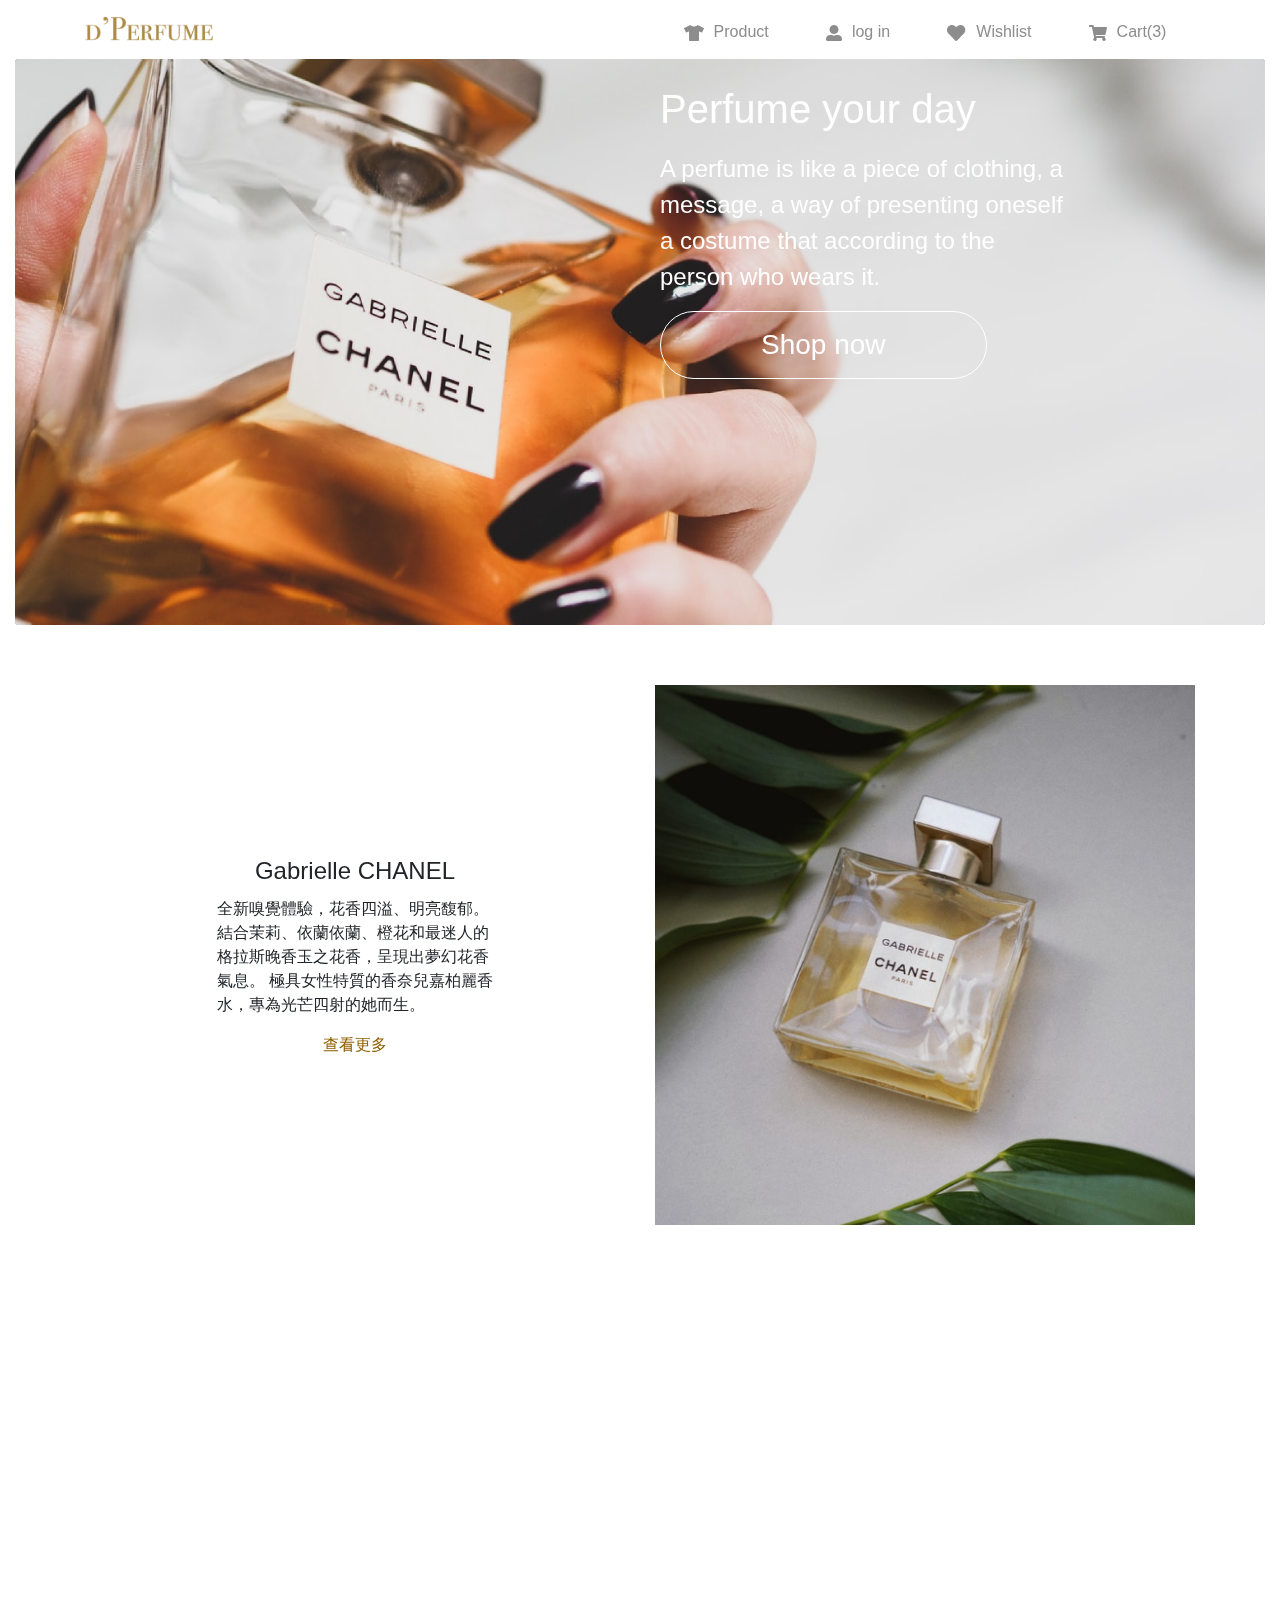
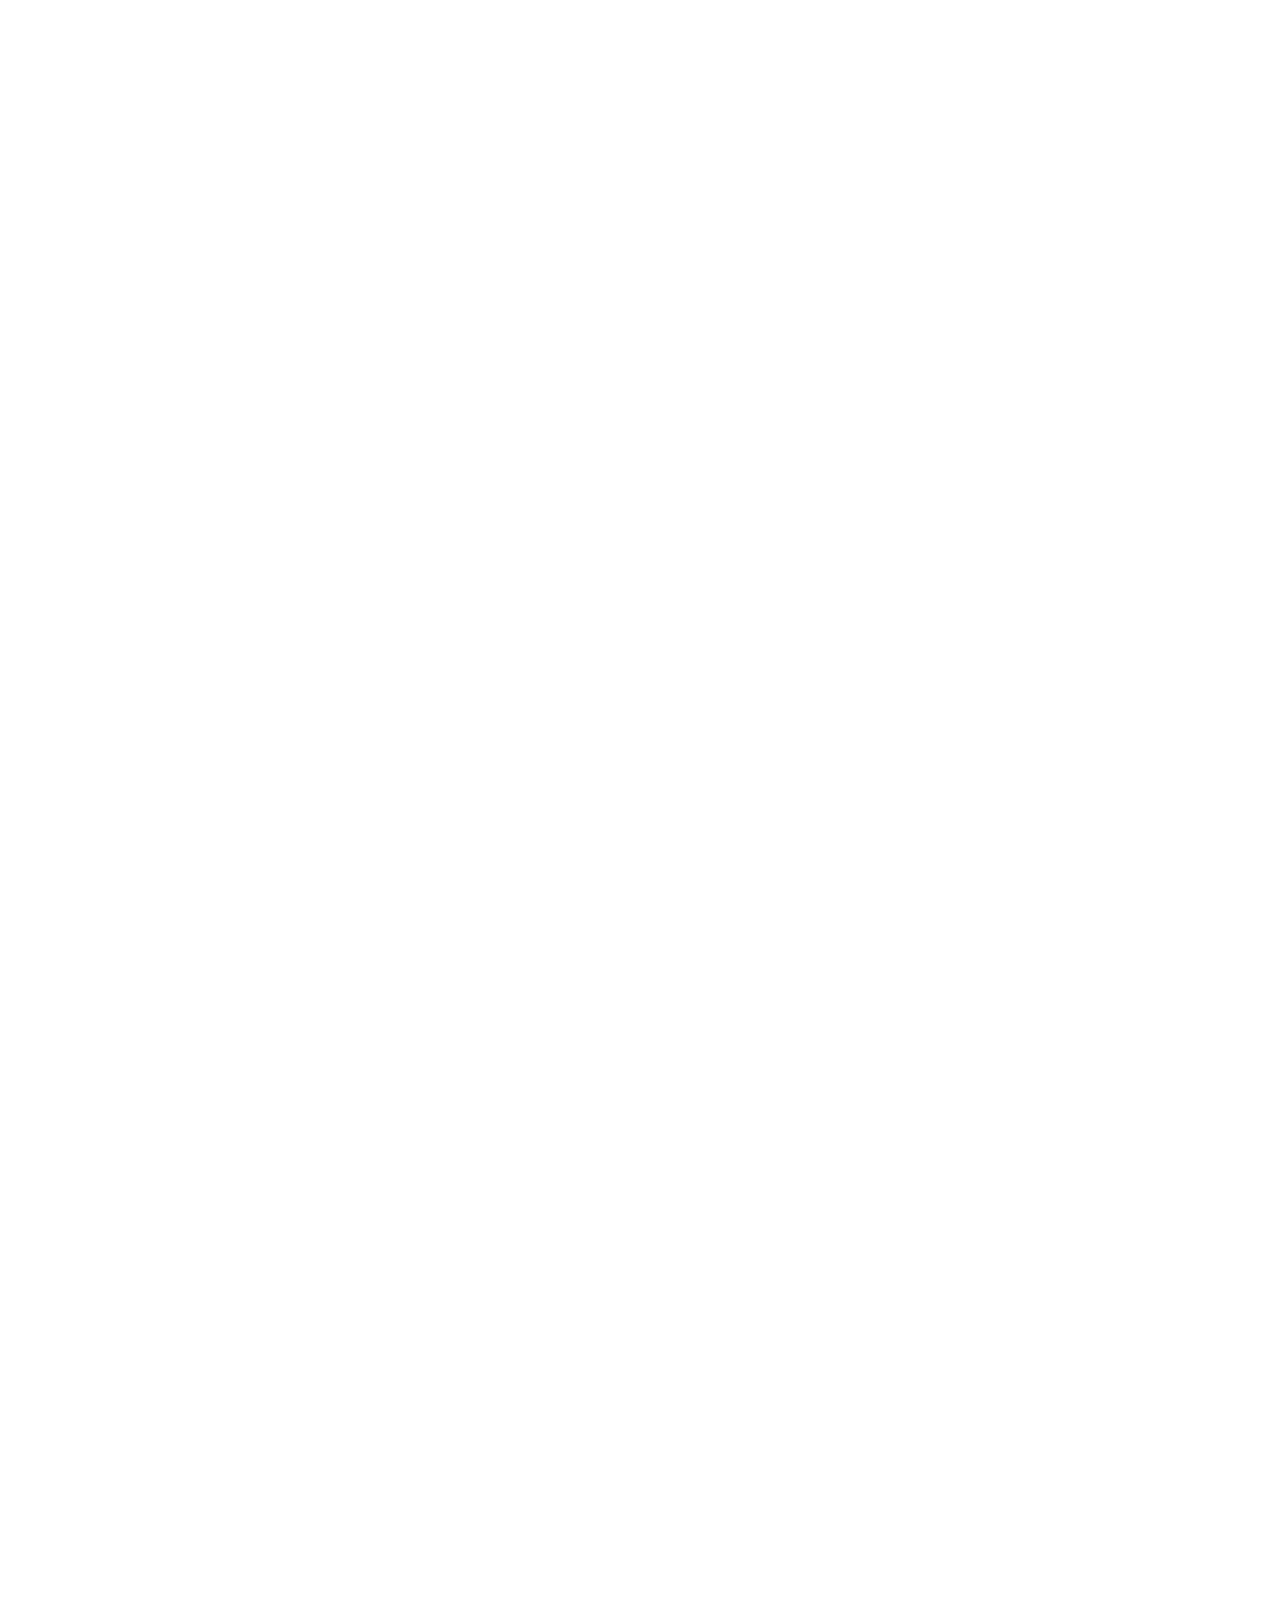
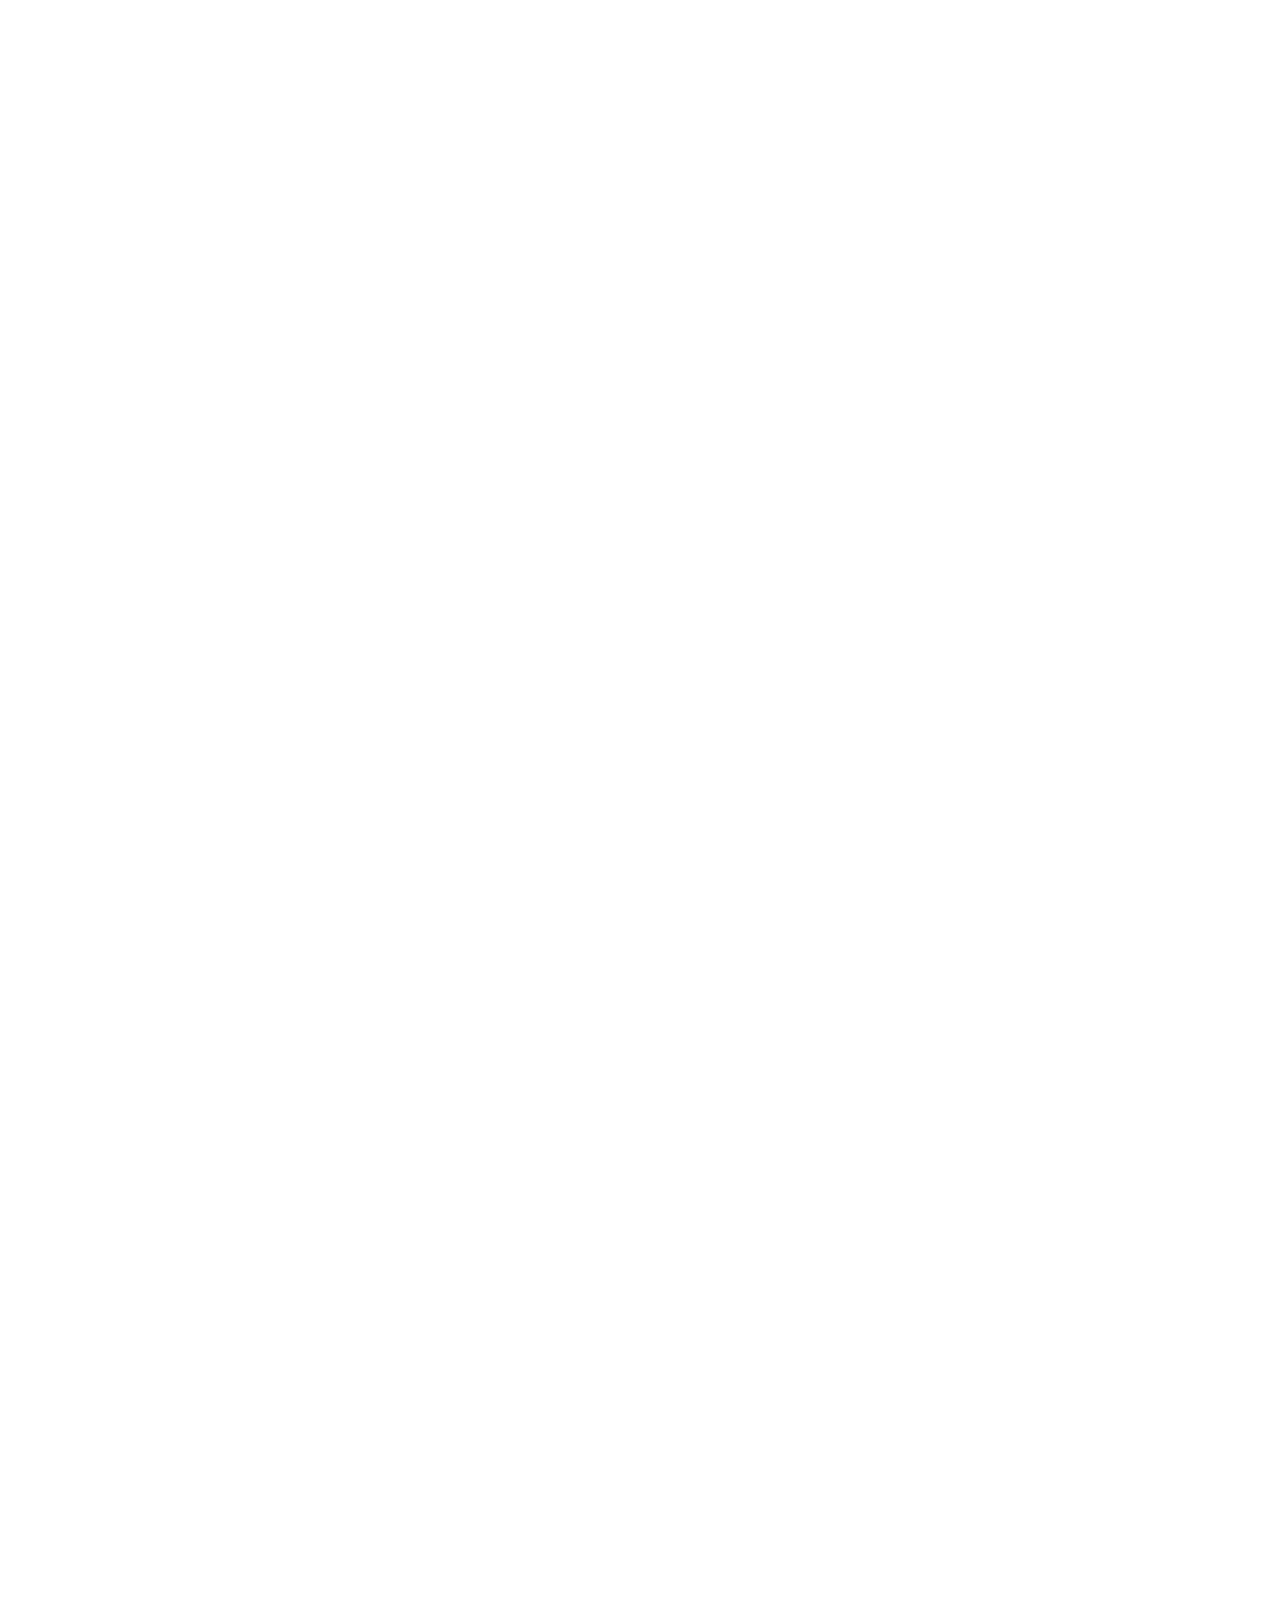
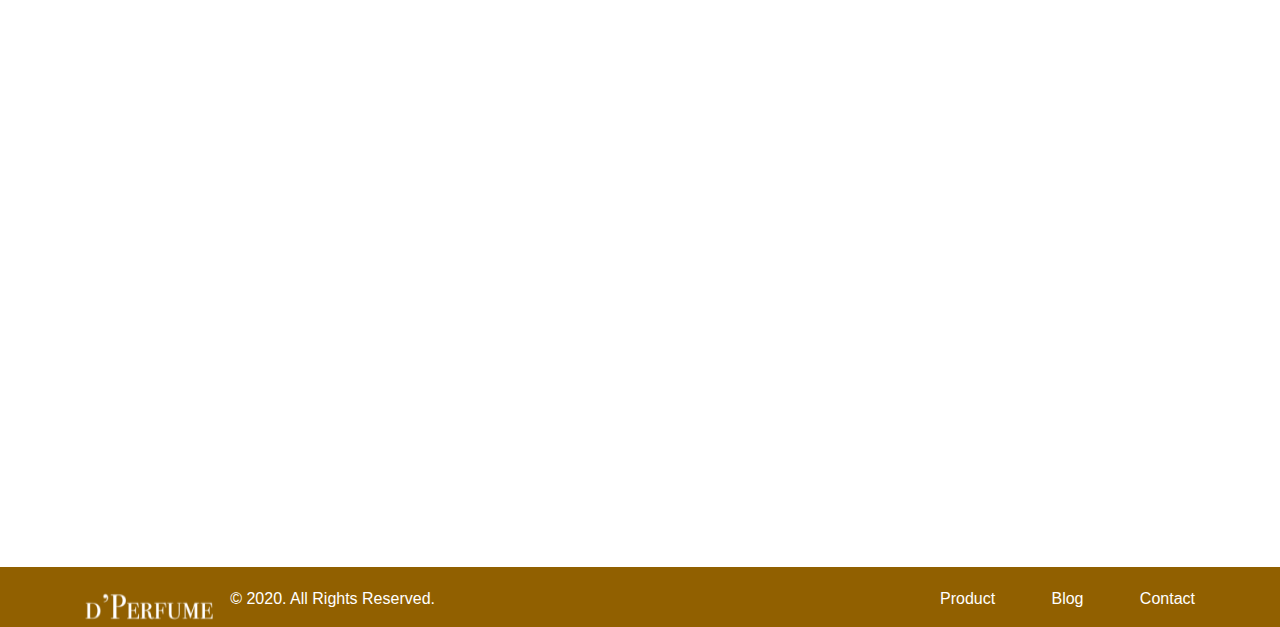
<file: index.html>
<!DOCTYPE html>
<html lang="en">
<head>
    <meta charset="UTF-8">
    <meta http-equiv="X-UA-Compatible" content="IE=Edge" />
    <meta name="viewport" content="width=device-width, initial-scale=">
    <title>D`PERFUME</title>
    <link rel="stylesheet" href="scss/all.css">
    <script src="https://code.jquery.com/jquery-3.3.1.slim.min.js" integrity="sha384-q8i/X+965DzO0rT7abK41JStQIAqVgRVzpbzo5smXKp4YfRvH+8abtTE1Pi6jizo" crossorigin="anonymous"></script>
    <script src="https://cdnjs.cloudflare.com/ajax/libs/popper.js/1.14.6/umd/popper.min.js" integrity="sha384-wHAiFfRlMFy6i5SRaxvfOCifBUQy1xHdJ/yoi7FRNXMRBu5WHdZYu1hA6ZOblgut" crossorigin="anonymous"></script>
    <script src="https://stackpath.bootstrapcdn.com/bootstrap/4.2.1/js/bootstrap.min.js" integrity="sha384-B0UglyR+jN6CkvvICOB2joaf5I4l3gm9GU6Hc1og6Ls7i6U/mkkaduKaBhlAXv9k" crossorigin="anonymous"></script>
</head>
<body>

    <div class="container"data-aos="fade-right">
        <div class="row menu">
          <div class="col pt-10">
            <a href=""><img src="img/logo.png" alt=""></a>
          </div>
          <div class="col d-flex justify-content-around pt-20">
                <a href="product.html"><img class="mr-10" src="img/tshirt.png" alt="">Product</a>
                <a href="login.html"><img class="mr-10" src="img/user.png" alt="">log in</a>
                <a href=""><img class="mr-10" src="img/heart.png" alt="">Wishlist</a>
                <a href=""><img  class="mr-10" src="img/cart.png" alt="">Cart(3)</a>
            </div>
          </div>
        </div>

    <div class="container-fluid"data-aos="fade-down"> 
        <div class="row">
           <div class="col">
            <div class="card bg-dark text-white mb-60 border-0">
                <img data-aos="zoom-in" src="img/banner1.png" class="card-img" alt="...">
                <div class="card-img-overlay intro offset-md-6 lg-pt-280"data-aos="fade-down-right">
                  <h1 class="card-title">Perfume your day</h1>
                  <p class="card-text">A perfume is like a piece of clothing, a<br>message, a way of presenting oneself<br>a costume that according to the<br>person who wears it.</p>
                  <button  class="btn btn-white" onclick="location.href='product.html'">Shop now</button>
                </div>
              </div>
            </div>
        </div>
    </div>

    <div class="container">
    <div class="row flex-row-reverse">
        <div class="col-12 col-md-6"data-aos="fade-down">
            <img src="img/pr1.png" alt="">
       </div>
        <div class="col-12 col-md-6 pb-30 pt-30 d-flex flex-column justify-content-center align-items-center"data-aos="fade-down-right">
            <h1>Gabrielle CHANEL</h1>
            <p>全新嗅覺體驗，花香四溢、明亮馥郁。<br>結合茉莉、依蘭依蘭、橙花和最迷人的<br>格拉斯晚香玉之花香，呈現出夢幻花香<br>氣息。 極具女性特質的香奈兒嘉柏麗香<br>水，專為光芒四射的她而生。</p>
            <a href="#" class="primary">查看更多</a>
        </div>
    </div>

    <div class="row">
        <div class="col-12 col-md-6"data-aos="fade-down">
            <img src="img/pr2.png" alt="">
       </div>
        <div class="col-12 col-md-6 pb-30 pt-30  d-flex flex-column justify-content-center align-items-center"data-aos="fade-down-right">
            <h1>Five O’clock Au<br>Gingembre</h1>
            <p>生薑與溫醇的肉桂香、紅糖的香甜摻和<br>成一氣，溫暖微辛的氣息反倒形成一股<br> 輕煙氤氳開來，還帶點微微煙醺感漫溢<br> 在整個鼻息之間，細聞之下,又還有溫溫<br>  淡淡的木香，溫和而暖心。</p>
            <a href="#" class="primary">查看更多</a>
        </div>
    </div>

    <div class="row flex-row-reverse">
        <div class="col-12 col-md-6"data-aos="fade-down">
            <img src="img/pr3.png" alt="">
       </div>
        <div class="col-12 col-md-6 pb-30 pt-30 d-flex flex-column justify-content-center align-items-center"data-aos="fade-down-right">
            <h1>CHANEL N°5</h1>
            <p>N°5，女性魅力的極致精髓。散發柔美<br>澄透的乙醛花束香氣。經典傳奇香氛，<br>蘊藏於極簡設計的獨特瓶身。</p>
            <a href="#" class="primary">查看更多</a>
        </div>
    </div>

    <div class="row train mb-60">
        <div class="col-12 col-md-6"data-aos="fade-down">
            <img src="img/soap.png" alt="">
       </div>
        <div class="col-12 col-md-6 pb-30 pt-30 d-flex flex-column justify-content-center align-items-center"data-aos="fade-down-right">
            <h1>1.<br>Levels of Preventive<br>Maintenance Compliance</h1>
            <p>The core idea of preventative maintenance is<br>the performance of proactive actions against<br>unscheduled downtime in order to identify<br>potential defects before they evolve into<br>something more severe.</p>
            <h1>2. <br>Percentage of Planned<br>Maintenance</h1>
            <p>The planned maintenance percentage is the<br>total planned maintenance time in your CMMS<br>software over a date range over the total<br>number of hours of a service performed by the<br>technicians.</p>
            <h1>3. <br>Critical percentage of<br>planned maintenance</h1>
            <p class="mb-60">Calculating the critical percentage of planned <br>maintenance will help you prioritize the most<br>important operations that should be<br>performed immediately.</p>
            <button class="btn btn-black">Plan a free online training</button>
        </div>
    </div>
    </div>

    <div class="container-fluid bg-gray mb-60" data-aos="zoom-in">
        <div class="container">
        <div class="row d-flex justify-content-center align-items-center">
            <div class="col-12 col-md-4 mt-40" data-aos="flip-left" data-aos-duration="1000">
                <img src="img/pr4.png" alt="">
                <h1>Poppy & Barley</h1>
                <p>Jo Malone</p>
                <p>NT$1,380</p>
                <p class="origin_price">NT$1,580</p>
            </div>
            <div class="col-12 col-md-4 mt-40"data-aos="flip-left"data-aos-duration="1000">
                <img src="img/pr5.png" alt="">
                <h1>Body Wash</h1>
                <p>Curology</p>
                <p>NT$1,580</p>
            </div>
            <div class="col-12 col-md-4 mt-40"data-aos="flip-left"data-aos-duration="1000">
                <img src="img/pr6.png" alt="">
                <h1>Apple Cider Vinegar Capsule</h1>
                <p>Tonik</p>
                <p>NT$1,580</p>
            </div>
        </div>
        </div>
    </div>

    <div class="container mb-60">
        <div class="row">
          <div class="col-12 col-md-8"data-aos="fade-down">
            <a href=""><img src="img/recycle.png" alt=""></a>
          </div>
          <div class="col-12 col-md-4 recycle"data-aos="fade-down-right">
              <h2>Bottle-Recycling</h2>
              <p>Recycle your used empty bottles and be rewarded!</p>
              <p>For the past 10 years, we have collected over<br>800,000 bottles through Empty Bottle<br>Recycling Campaign and planted more than<br>860 pine trees for a better environment.For<br>the past 10 years, we have collected over<br>800,000 bottles through Empty Bottle<br>Recycling Campaign and planted more than<br>860 pine trees for a better environment.</p>
              <a href="#" class="primary">查看更多</a>
            </div>
          </div>
    </div>

    <div class="container-fluid">
        <div class="row">
            <div class="col-12 footer-top"data-aos="fade-down">
                <img src="img/footer1.png" alt="">
            <div class="subscribe offset-md-0"data-aos="fade-up"
            data-aos-anchor-placement="top-bottom"data-aos-duration="2500">
                <h1 class="mb-20">記得<br>訂閱以獲取更多資訊 ! </h1>
            <form>
                <div class="input-group email">
                    <input type="email" placeholder="Your email address">
                    <div class="input-group-append">
                        <button class="btn btn-primary">Subscribe</button>
                    </div>
                </div>
            </form>
            </div>
        </div>
        </div>
    </div>

    <div class="container-fluid footer">
        <div class="container">
        <div class="row">
            <div class="col-4 d-flex justify-content-between pt-20">
                <img src="img/logo_white.png" alt="">
                <p>© 2020. All Rights Reserved.</p>
            </div>
            <div class="col-5"></div>
            <ul class="col-3 d-flex justify-content-between pt-20 list-inline">
                <li>Product</li>
                <li>Blog</li>
                <li>Contact</li>
            </ul>
        </div>
    </div>
    </div>
    <link rel="stylesheet" href="https://unpkg.com/aos@next/dist/aos.css">
    <script src="https://unpkg.com/aos@next/dist/aos.js"></script>
    <script>
        AOS.init();
      </script>
</body>
</html>
</file>
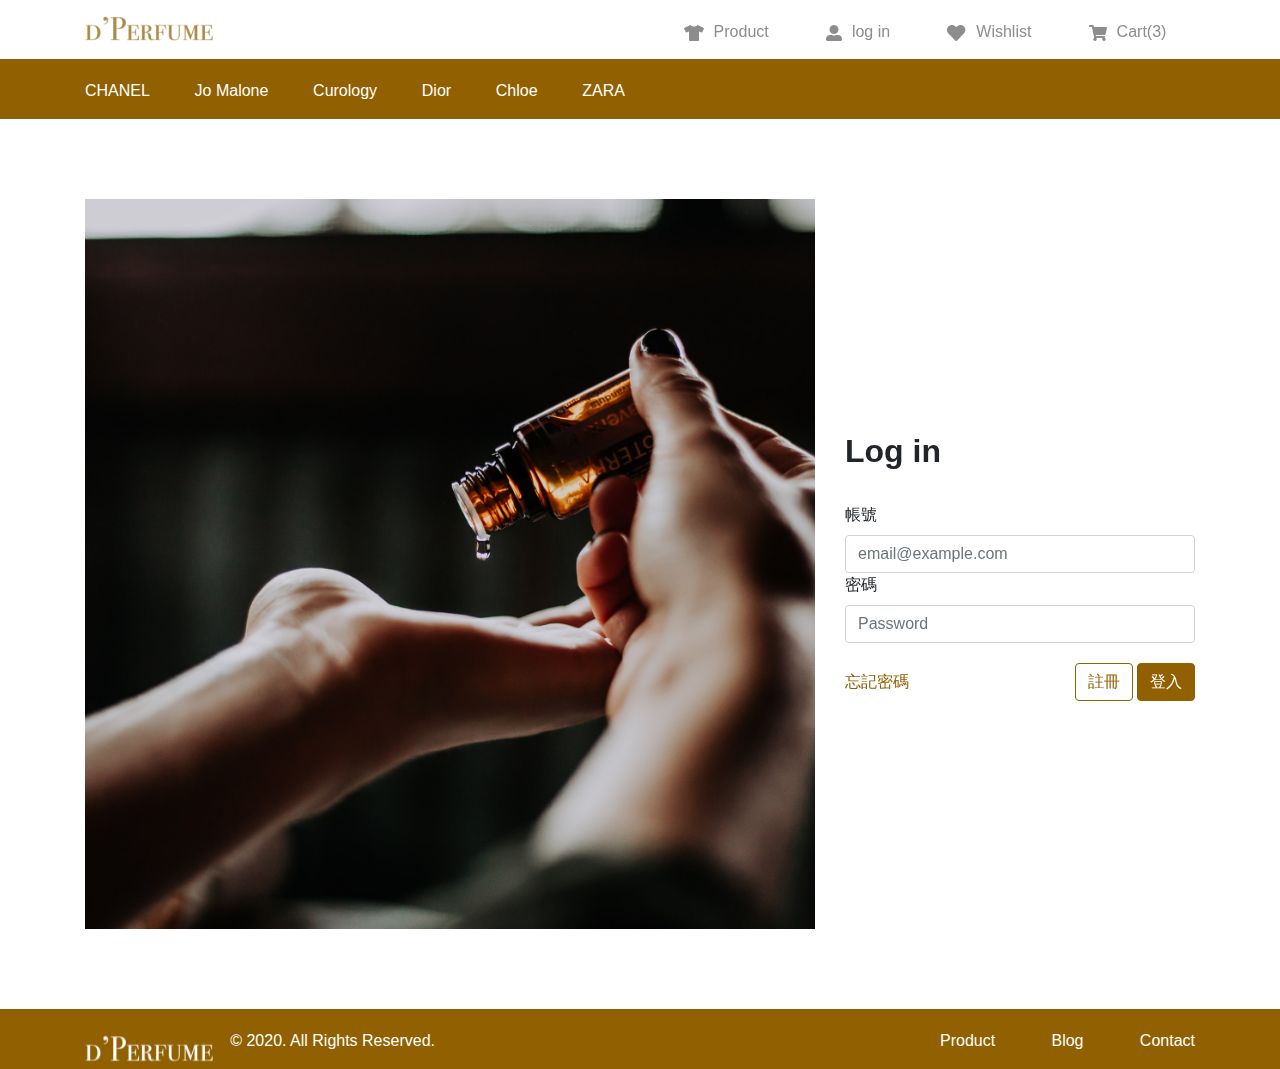
<file: login.html>
<!DOCTYPE html>
<html lang="en">
    <head>
        <meta charset="UTF-8">
        <meta name="viewport" content="width=device-width, initial-scale=1.0">
        <title>D’Perfume</title>
        <link rel="stylesheet" href="scss/all.css">
        <link rel="stylesheet" href="https://cdnjs.cloudflare.com/ajax/libs/font-awesome/5.14.0/css/all.min.css" integrity="sha512-1PKOgIY59xJ8Co8+NE6FZ+LOAZKjy+KY8iq0G4B3CyeY6wYHN3yt9PW0XpSriVlkMXe40PTKnXrLnZ9+fkDaog==" crossorigin="anonymous">
        <link rel="stylesheet" href="https://stackpath.bootstrapcdn.com/font-awesome/4.7.0/css/font-awesome.min.css" integrity="sha384-wvfXpqpZZVQGK6TAh5PVlGOfQNHSoD2xbE+QkPxCAFlNEevoEH3Sl0sibVcOQVnN" crossorigin="anonymous">
      </head>
<body>
    <div class="container" data-aos="fade-right">
        <div class="row menu">
          <div class="col pt-10">
            <a href="index.html"><img src="img/logo.png" alt=""></a>
          </div>
          <div class="col d-flex justify-content-around pt-20">
            <a href="product.html"><img class="mr-10" src="img/tshirt.png" alt="">Product</a>
                <a href="login.html"><img class="mr-10" src="img/user.png" alt="">log in</a>
                <a href=""><img class="mr-10" src="img/heart.png" alt="">Wishlist</a>
                <a href=""><img  class="mr-10" src="img/cart.png" alt="">Cart(3)</a>
            </div>
          </div>
        </div>

        <div class="container-fluid brand"data-aos="fade-right">
            <div class="container">
            <div class="row mb-80">
                <ul class="col-6 d-flex justify-content-between pt-20 list-inline">
                    <li>CHANEL</li>
                    <li>Jo Malone</li>
                    <li>Curology</li>
                    <li>Dior</li>
                    <li>Chloe</li>
                    <li>ZARA</li>
                </ul>
            </div>
        </div>
        </div>

        <div class="container">
        <div class="row mb-80  d-flex align-items-center">
            <div class="col-12 col-md-8"data-aos="fade-down">
                <img src="img/login.png" alt="">
            </div>
            <div class="col-12 col-md-4 d-flex flex-column"data-aos="fade-up"
            data-aos-anchor-placement="top-bottom"data-aos-duration="2500">
                    <form>  
                        <div class="mb-20 login">
                            <h1>Log in</h1>
                            <label class="pt-20"for="email">帳號</label>
                            <input type="email"class="form-control" placeholder="email@example.com">
                            <label for="Password">密碼</label>
                            <input type="text" class="form-control"placeholder="Password">
                        </div>
                        <div class="d-flex justify-content-between align-items-center">
                            <a href=""class="primary">忘記密碼</a>
                            <div>
                                <button type="submit" class="btn btn-outline-primary">註冊</button>
                                <button type="submit" class="btn btn-primary">登入</button>
                            </div>
                         </div>
                </form>
           </div>
        </div>
        </div>

    <div class="container-fluid footer">
        <div class="container">
        <div class="row">
            <div class="col-4 d-flex justify-content-between pt-20">
                <img src="img/logo_white.png" alt="">
                <p>© 2020. All Rights Reserved.</p>
            </div>
            <div class="col-5"></div>
            <ul class="col-3 d-flex justify-content-between pt-20 list-inline">
                <li>Product</li>
                <li>Blog</li>
                <li>Contact</li>
            </ul>
        </div>
    </div>
    </div>
    <link rel="stylesheet" href="https://unpkg.com/aos@next/dist/aos.css">
    <script src="https://unpkg.com/aos@next/dist/aos.js"></script>
    <script>
        AOS.init();
      </script>

    </body>
    </html>
</file>
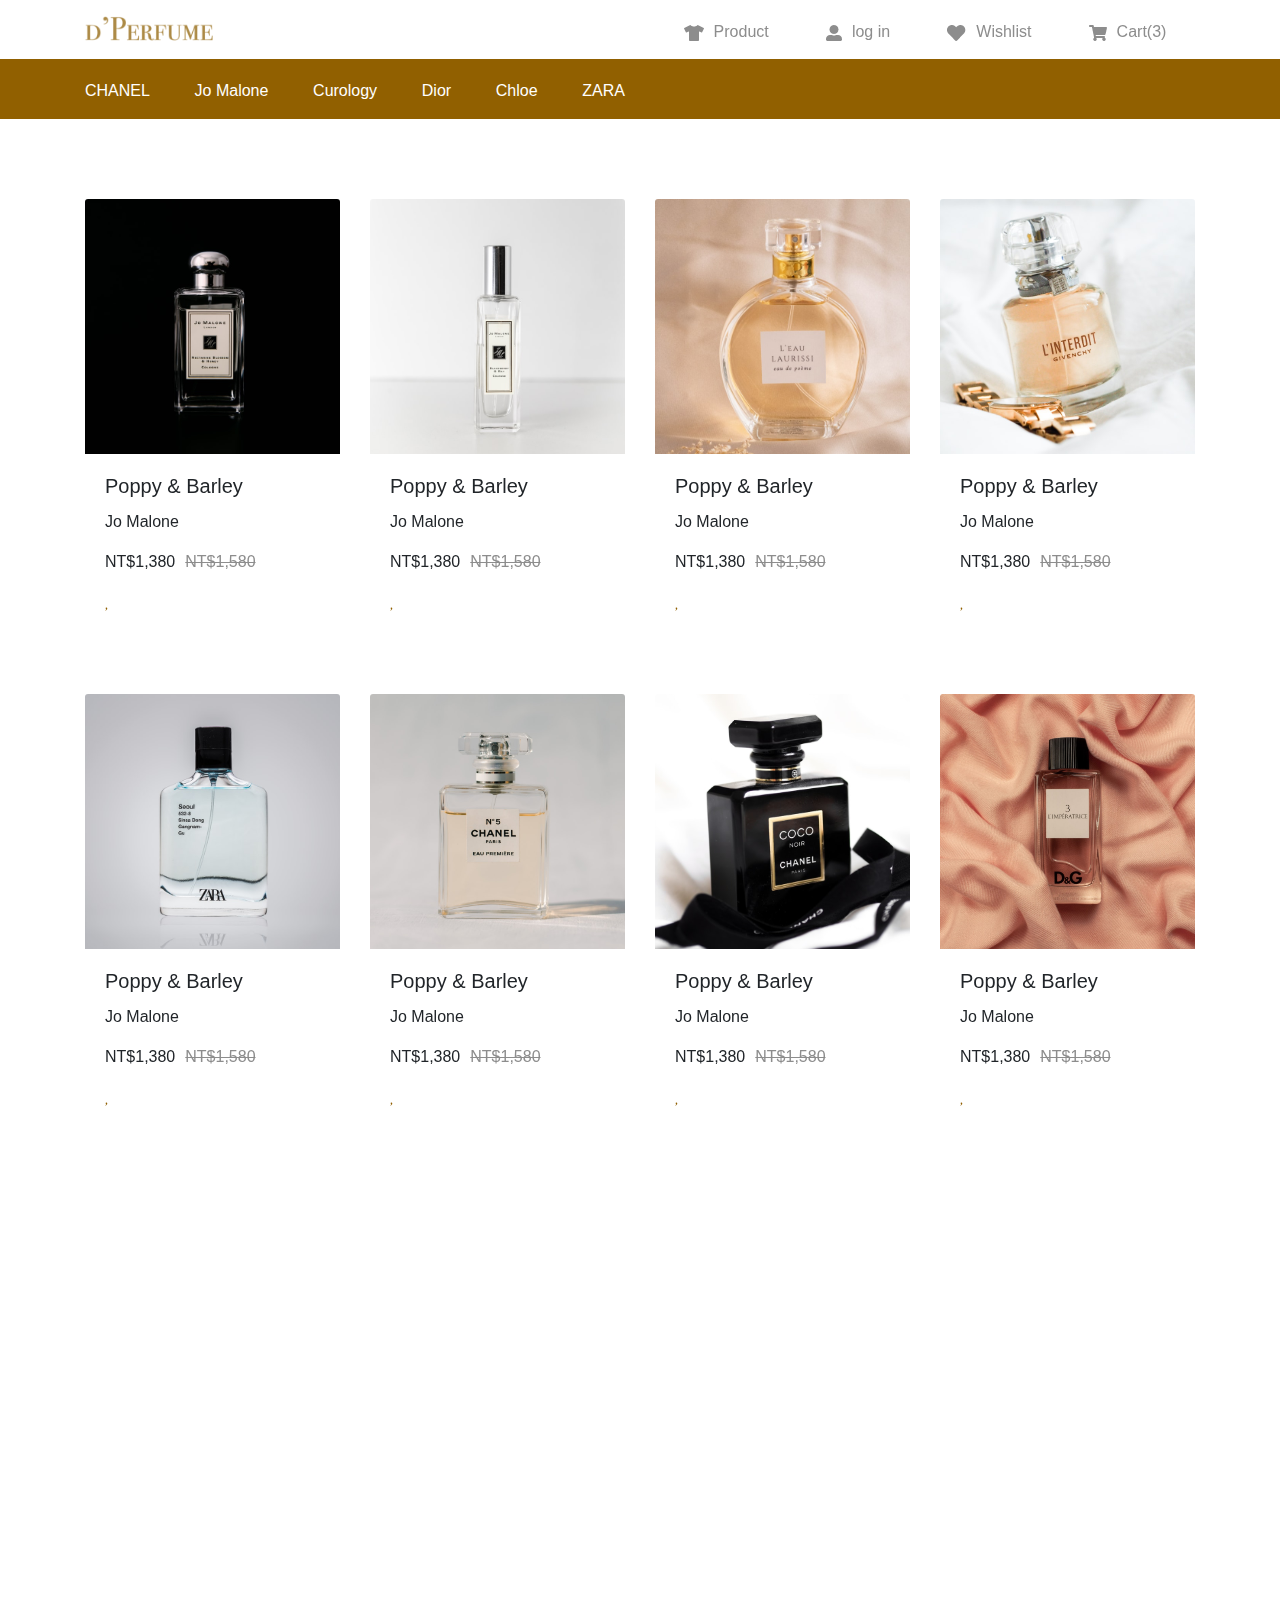
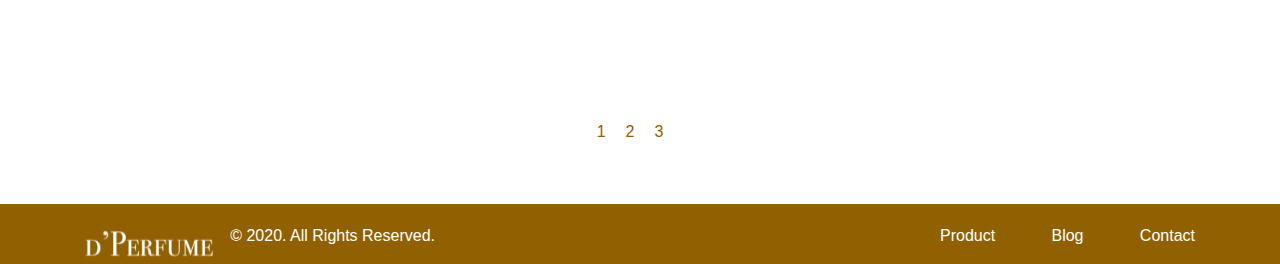
<file: product.html>
<!DOCTYPE html>
<html lang="en">
    <head>
        <meta charset="UTF-8">
        <meta name="viewport" content="width=device-width, initial-scale=1.0">
        <title>D’Perfume</title>
        <link rel="stylesheet" href="scss/all.css">
        <link rel="stylesheet" href="https://cdnjs.cloudflare.com/ajax/libs/font-awesome/5.14.0/css/all.min.css" integrity="sha512-1PKOgIY59xJ8Co8+NE6FZ+LOAZKjy+KY8iq0G4B3CyeY6wYHN3yt9PW0XpSriVlkMXe40PTKnXrLnZ9+fkDaog==" crossorigin="anonymous">
        <link rel="stylesheet" href="https://stackpath.bootstrapcdn.com/font-awesome/4.7.0/css/font-awesome.min.css" integrity="sha384-wvfXpqpZZVQGK6TAh5PVlGOfQNHSoD2xbE+QkPxCAFlNEevoEH3Sl0sibVcOQVnN" crossorigin="anonymous">
      </head>
<body>
    <div class="container" data-aos="fade-right">
        <div class="row menu">
          <div class="col pt-10">
            <a href="index.html"><img src="img/logo.png" alt=""></a>
          </div>
          <div class="col d-flex justify-content-around pt-20">
            <a href="product.html"><img class="mr-10" src="img/tshirt.png" alt="">Product</a>
                <a href="login.html"><img class="mr-10" src="img/user.png" alt="">log in</a>
                <a href=""><img class="mr-10" src="img/heart.png" alt="">Wishlist</a>
                <a href=""><img  class="mr-10" src="img/cart.png" alt="">Cart(3)</a>
            </div>
          </div>
        </div>

        <div class="container-fluid brand"data-aos="fade-right">
            <div class="container">
            <div class="row mb-80">
                <ul class="col-6 d-flex justify-content-between pt-20 list-inline">
                    <li>CHANEL</li>
                    <li>Jo Malone</li>
                    <li>Curology</li>
                    <li>Dior</li>
                    <li>Chloe</li>
                    <li>ZARA</li>
                </ul>
            </div>
        </div>
        </div>

        <div class="container productMenu">
            <ul class="row list-inline justify-content-center">
              <li class="col-12 col-md-6 col-lg-3 mb-60" data-aos="zoom-in">
                <div class="card border-0">
                  <img src="img/p1.png" class="card-img-top" alt="">
                  <div class="card-body">
                    <h5 class="card-title">Poppy & Barley</h5>
                    <p class="card-text">Jo Malone</p>
                    <div class="d-flex card-text justify-content-sm-center justify-content-md-start">
                      <p class="mr-10">NT$1,380</p>
                      <del class="origin_price">NT$1,580</del>
                  </div>
                  <div class="d-flex card-text">
                    <i class="fas fa-heart text-primary mr-10" role="button"></i>
                    <i class="fas fa-shopping-cart text-primary" role="button"></i>
                </div>
                </div>
              </div></li>
             
              <li class="col-12 col-md-6 col-lg-3" data-aos="zoom-in">
                <div class="card border-0">
                  <img src="img/p2.png" class="card-img-top" alt="">
                  <div class="card-body">
                    <h5 class="card-title">Poppy & Barley</h5>
                    <p class="card-text">Jo Malone</p>
                    <div class="d-flex card-text justify-content-sm-center justify-content-md-start">
                      <p class="mr-10">NT$1,380</p>
                      <del class="origin_price">NT$1,580</del>
                  </div>
                  <div class="d-flex card-text">
                    <i class="fas fa-heart text-primary mr-10" role="button"></i>
                    <i class="fas fa-shopping-cart text-primary" role="button"></i>
                </div>
                </div>
              </div></li>
          
              <li class="col-12 col-md-6 col-lg-3" data-aos="zoom-in">
                <div class="card border-0">
                  <img src="img/p3.png" class="card-img-top" alt="">
                  <div class="card-body">
                    <h5 class="card-title">Poppy & Barley</h5>
                    <p class="card-text">Jo Malone</p>
                    <div class="d-flex card-text justify-content-sm-center justify-content-md-start">
                      <p class="mr-10">NT$1,380</p>
                      <del class="origin_price">NT$1,580</del>
                  </div>
                  <div class="d-flex card-text">
                    <i class="fas fa-heart text-primary mr-10" role="button"></i>
                    <i class="fas fa-shopping-cart text-primary" role="button"></i>
                </div>
                </div>
              </div></li>

              <li class="col-12 col-md-6 col-lg-3" data-aos="zoom-in">
                <div class="card border-0">
                  <img src="img/p4.png" class="card-img-top" alt="">
                  <div class="card-body">
                    <h5 class="card-title">Poppy & Barley</h5>
                    <p class="card-text">Jo Malone</p>
                    <div class="d-flex card-text justify-content-sm-center justify-content-md-start">
                      <p class="mr-10">NT$1,380</p>
                      <del class="origin_price">NT$1,580</del>
                  </div>
                  <div class="d-flex card-text">
                    <i class="fas fa-heart text-primary mr-10" role="button"></i>
                    <i class="fas fa-shopping-cart text-primary" role="button"></i>
                </div>
                </div>
              </div></li>

              <li class="col-12 col-md-6 col-lg-3 mb-60" data-aos="zoom-in">
                <div class="card border-0">
                  <img src="img/p5.png" class="card-img-top" alt="">
                  <div class="card-body">
                    <h5 class="card-title">Poppy & Barley</h5>
                    <p class="card-text">Jo Malone</p>
                    <div class="d-flex card-text justify-content-sm-center justify-content-md-start">
                      <p class="mr-10">NT$1,380</p>
                      <del class="origin_price">NT$1,580</del>
                  </div>
                  <div class="d-flex card-text">
                    <i class="fas fa-heart text-primary mr-10" role="button"></i>
                    <i class="fas fa-shopping-cart text-primary" role="button"></i>
                </div>
                </div>
              </div></li>

             <li class="col-12 col-md-6 col-lg-3" data-aos="zoom-in">
                <div class="card border-0">
                  <img src="img/p6.png" class="card-img-top" alt="">
                  <div class="card-body">
                    <h5 class="card-title">Poppy & Barley</h5>
                    <p class="card-text">Jo Malone</p>
                    <div class="d-flex card-text justify-content-sm-center justify-content-md-start">
                      <p class="mr-10">NT$1,380</p>
                      <del class="origin_price">NT$1,580</del>
                  </div>
                  <div class="d-flex card-text">
                    <i class="fas fa-heart text-primary mr-10" role="button"></i>
                    <i class="fas fa-shopping-cart text-primary" role="button"></i>
                </div>
                </div>
              </div></li>

              <li class="col-12 col-md-6 col-lg-3" data-aos="zoom-in">
                <div class="card border-0">
                  <img src="img/p7.png" class="card-img-top" alt="">
                  <div class="card-body">
                    <h5 class="card-title">Poppy & Barley</h5>
                    <p class="card-text">Jo Malone</p>
                    <div class="d-flex card-text justify-content-sm-center justify-content-md-start">
                      <p class="mr-10">NT$1,380</p>
                      <del class="origin_price">NT$1,580</del>
                  </div>
                  <div class="d-flex card-text">
                    <i class="fas fa-heart text-primary mr-10" role="button"></i>
                    <i class="fas fa-shopping-cart text-primary" role="button"></i>
                </div>
                </div>
              </div></li>

              <li class="col-12 col-md-6 col-lg-3" data-aos="zoom-in">
                <div class="card border-0">
                  <img src="img/p8.png" class="card-img-top" alt="">
                  <div class="card-body">
                    <h5 class="card-title">Poppy & Barley</h5>
                    <p class="card-text">Jo Malone</p>
                    <div class="d-flex card-text justify-content-sm-center justify-content-md-start">
                      <p class="mr-10">NT$1,380</p>
                      <del class="origin_price">NT$1,580</del>
                  </div>
                  <div class="d-flex card-text">
                    <i class="fas fa-heart text-primary mr-10" role="button"></i>
                    <i class="fas fa-shopping-cart text-primary" role="button"></i>
                </div>
                </div>
              </div></li>

              <li class="col-12 col-md-6 col-lg-3" data-aos="zoom-in">
                <div class="card border-0">
                  <img src="img/p9.png" class="card-img-top" alt="">
                  <div class="card-body">
                    <h5 class="card-title">Poppy & Barley</h5>
                    <p class="card-text">Jo Malone</p>
                    <div class="d-flex card-text justify-content-sm-center justify-content-md-start">
                      <p class="mr-10">NT$1,380</p>
                      <del class="origin_price">NT$1,580</del>
                  </div>
                  <div class="d-flex card-text">
                    <i class="fas fa-heart text-primary mr-10" role="button"></i>
                    <i class="fas fa-shopping-cart text-primary" role="button"></i>
                </div>
                </div>
              </div></li>
              
              <li class="col-12 col-md-6 col-lg-3" data-aos="zoom-in">
                <div class="card border-0">
                  <img src="img/p10.png" class="card-img-top" alt="">
                  <div class="card-body">
                    <h5 class="card-title">Poppy & Barley</h5>
                    <p class="card-text">Jo Malone</p>
                    <div class="d-flex card-text justify-content-sm-center justify-content-md-start">
                      <p class="mr-10">NT$1,380</p>
                      <del class="origin_price">NT$1,580</del>
                  </div>
                  <div class="d-flex card-text">
                    <i class="fas fa-heart text-primary mr-10" role="button"></i>
                    <i class="fas fa-shopping-cart text-primary" role="button"></i>
                </div>
                </div>
              </div></li>
              
              <li class="col-12 col-md-6 col-lg-3" data-aos="zoom-in">
                <div class="card border-0">
                  <img src="img/p11.png" class="card-img-top" alt="">
                  <div class="card-body">
                    <h5 class="card-title">Poppy & Barley</h5>
                    <p class="card-text">Jo Malone</p>
                    <div class="d-flex card-text justify-content-sm-center justify-content-md-start">
                      <p class="mr-10">NT$1,380</p>
                      <del class="origin_price">NT$1,580</del>
                  </div>
                  <div class="d-flex card-text">
                    <i class="fas fa-heart text-primary mr-10" role="button"></i>
                    <i class="fas fa-shopping-cart text-primary" role="button"></i>
                </div>
                </div>
              </div></li>

              <li class="col-12 col-md-6 col-lg-3 mb-80" data-aos="zoom-in">
                <div class="card border-0">
                  <img src="img/p12.png" class="card-img-top" alt="">
                  <div class="card-body">
                    <h5 class="card-title">Poppy & Barley</h5>
                    <p class="card-text">Jo Malone</p>
                    <div class="d-flex card-text justify-content-sm-center justify-content-md-start">
                      <p class="mr-10">NT$1,380</p>
                      <del class="origin_price">NT$1,580</del>
                  </div>
                  <div class="d-flex card-text">
                    <i class="fas fa-heart text-primary mr-10" role="button"></i>
                    <i class="fas fa-shopping-cart text-primary" role="button"></i>
                </div>
                </div>
              </div></li>

            </ul>
          </div>

          <div class="container">
              <ul class="d-flex justify-content-center list-inline mb-60">
                <li class="mr-20"><a href="">1</a></li>
                <li class="mr-20"><a href="">2</a></li>
                <li class="mr-20"><a href="">3</a></li>
              </ul>
          </div>

        
    <div class="container-fluid footer">
        <div class="container">
        <div class="row">
            <div class="col-4 d-flex justify-content-between pt-20">
                <img src="img/logo_white.png" alt="">
                <p>© 2020. All Rights Reserved.</p>
            </div>
            <div class="col-5"></div>
            <ul class="col-3 d-flex justify-content-between pt-20 list-inline">
                <li>Product</li>
                <li>Blog</li>
                <li>Contact</li>
            </ul>
        </div>
    </div>
    </div>
    <link rel="stylesheet" href="https://unpkg.com/aos@next/dist/aos.css">
    <script src="https://unpkg.com/aos@next/dist/aos.js"></script>
    <script>
        AOS.init();
      </script>
</body>
</html>
</file>
